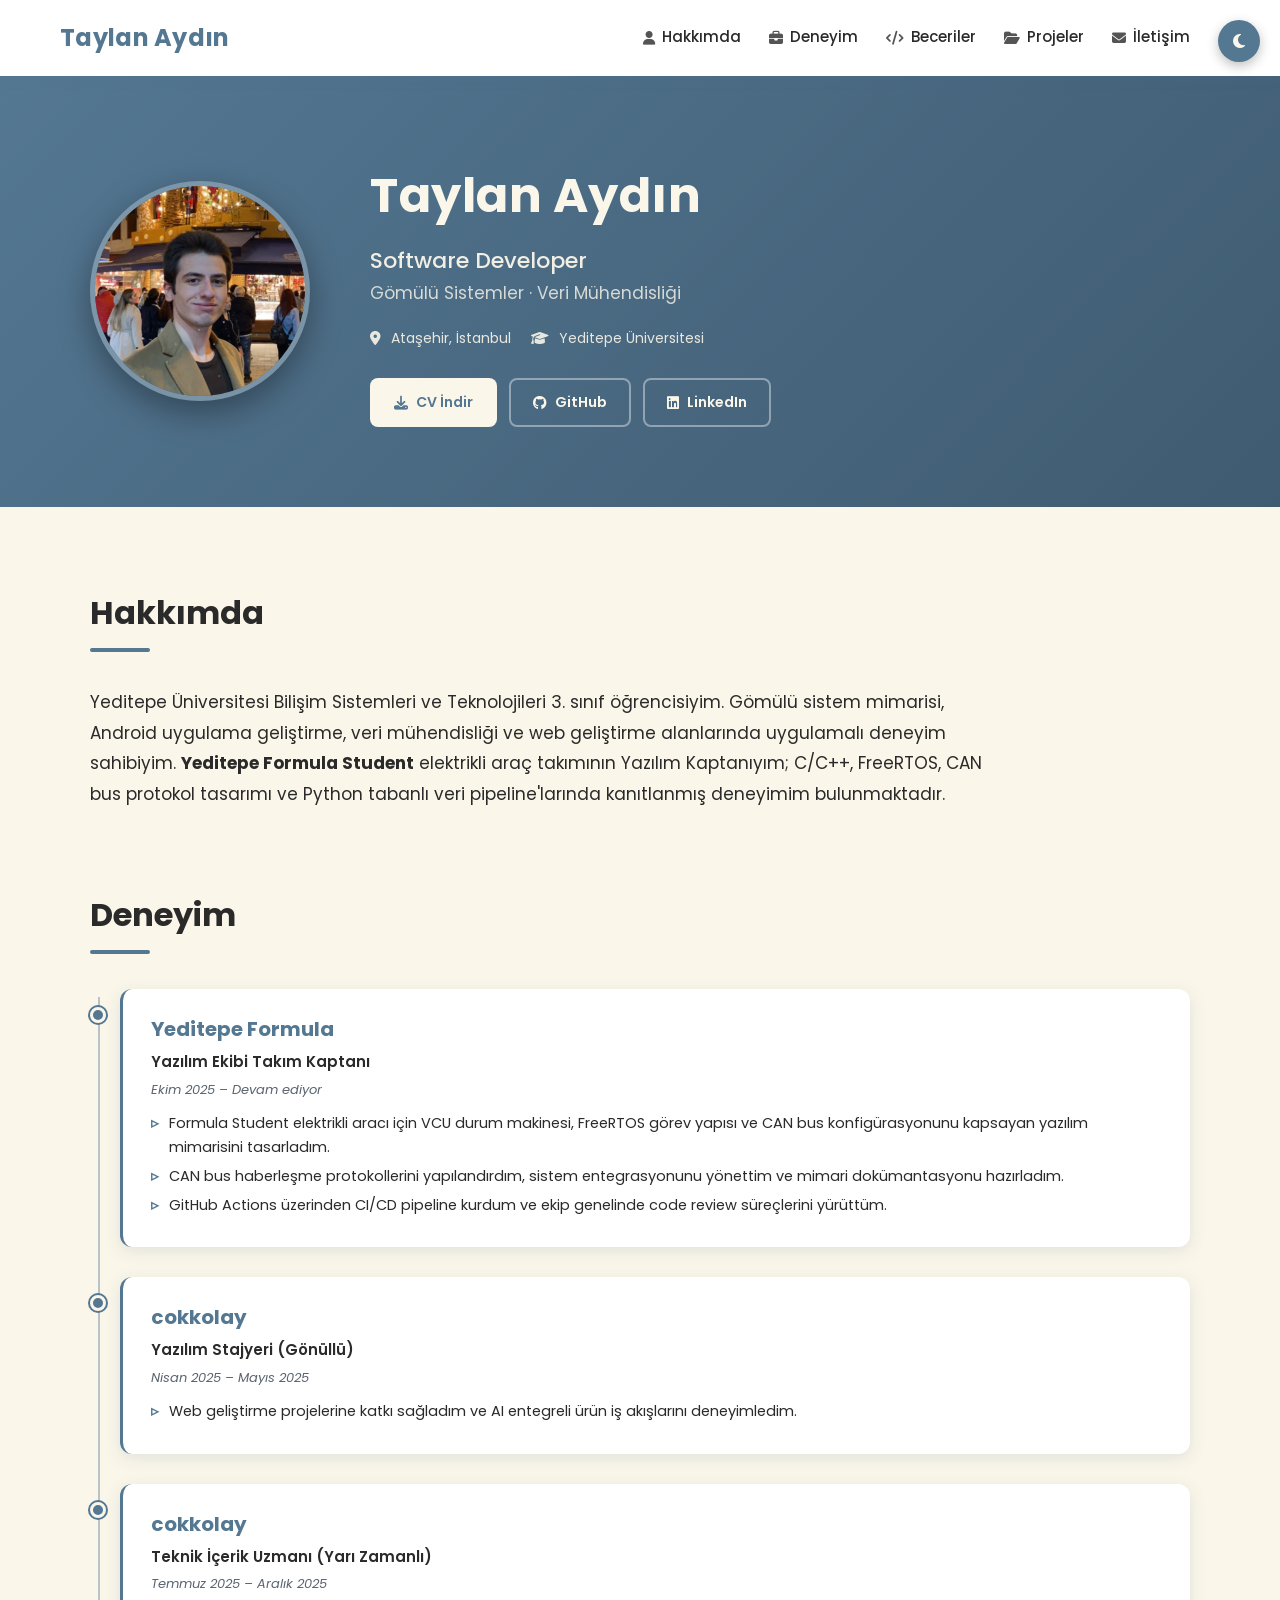
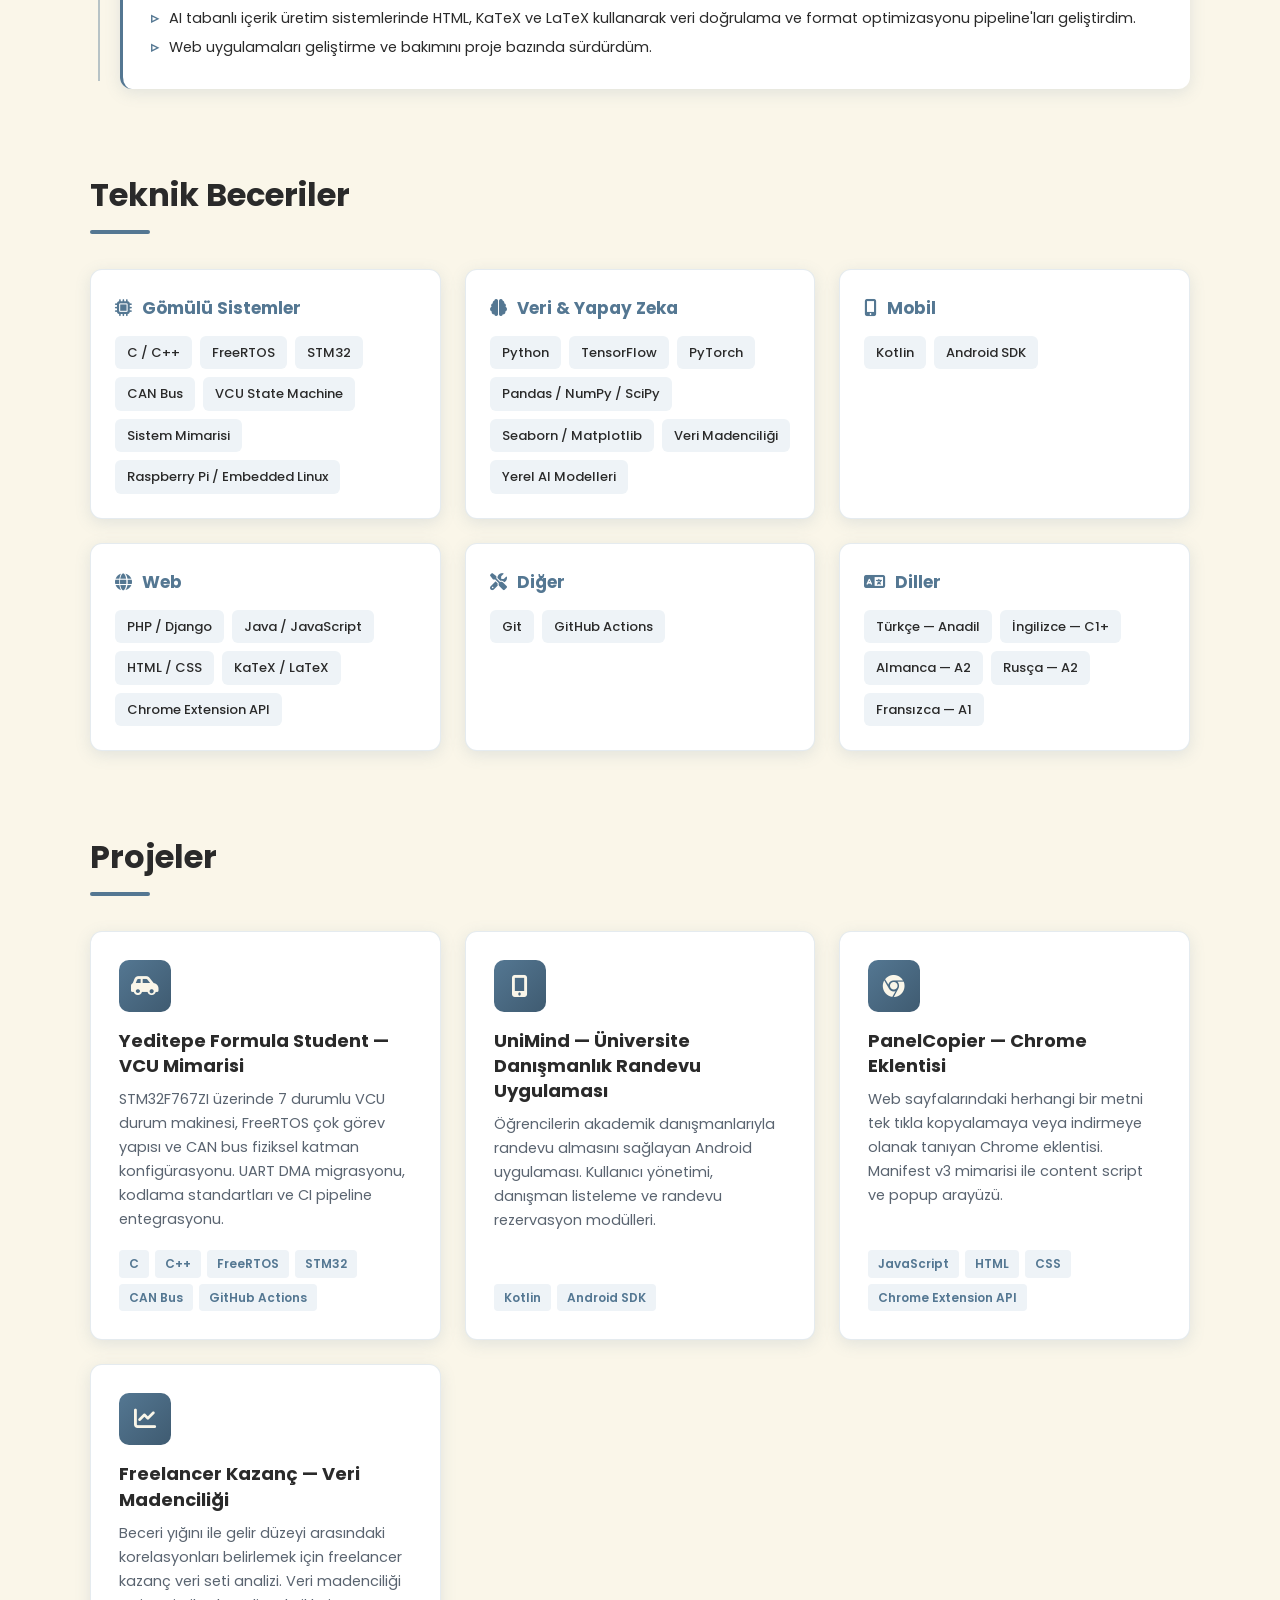
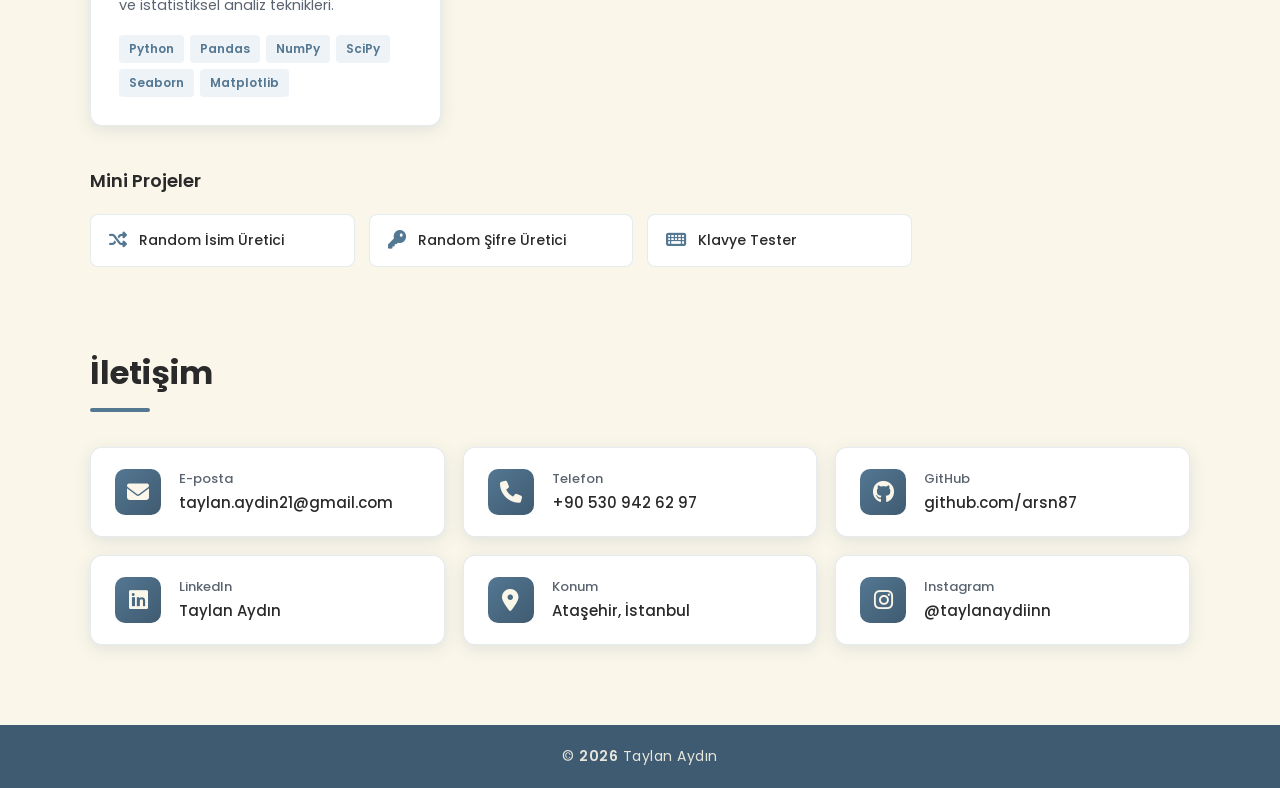
<file: index.html>
<!DOCTYPE html>
<html lang="tr">
<head>
    <meta charset="UTF-8">
    <meta name="viewport" content="width=device-width, initial-scale=1.0">
    <meta name="description" content="Taylan Aydın - Software Developer | Gömülü Sistemler & Veri Mühendisliği. Yeditepe Formula Yazılım Takım Kaptanı.">
    <meta name="keywords" content="Taylan Aydın, software developer, gömülü sistemler, STM32, FreeRTOS, CAN Bus, veri mühendisliği, Python, Yeditepe Formula">
    <meta property="og:title" content="Taylan Aydın - Software Developer">
    <meta property="og:description" content="Gömülü Sistemler & Veri Mühendisliği | Yeditepe Formula Yazılım Kaptanı">
    <meta property="og:type" content="website">
    <title>Taylan Aydın - Software Developer</title>
    <link rel="stylesheet" href="style.css">
    <link rel="stylesheet" href="https://cdnjs.cloudflare.com/ajax/libs/font-awesome/6.4.0/css/all.min.css">
    <link href="https://fonts.googleapis.com/css2?family=Poppins:wght@300;400;500;600;700&display=swap" rel="stylesheet">
</head>
<body>
    <div class="theme-toggle" title="Tema Değiştir">
        <i class="fas fa-moon"></i>
        <i class="fas fa-sun"></i>
    </div>

    <div class="cv-container">
        <header class="cv-header">
            <h1>Taylan Aydın</h1>
            <nav class="main-nav">
                <ul>
                    <li><a href="#hakkimda"><i class="fas fa-user"></i> Hakkımda</a></li>
                    <li><a href="#deneyim"><i class="fas fa-briefcase"></i> Deneyim</a></li>
                    <li><a href="#beceriler"><i class="fas fa-code"></i> Beceriler</a></li>
                    <li><a href="#projeler"><i class="fas fa-folder-open"></i> Projeler</a></li>
                    <li><a href="#iletisim"><i class="fas fa-envelope"></i> İletişim</a></li>
                </ul>
            </nav>
        </header>

        <section class="hero">
            <div class="hero-inner">
                <div class="hero-photo">
                    <img src="media/IMG_8518.JPG" alt="Taylan Aydın Profil Fotoğrafı">
                </div>
                <div class="hero-text">
                    <h2>Taylan Aydın</h2>
                    <p class="hero-title">Software Developer</p>
                    <p class="hero-subtitle">Gömülü Sistemler &middot; Veri Mühendisliği</p>
                    <div class="hero-meta">
                        <span><i class="fas fa-map-marker-alt"></i> Ataşehir, İstanbul</span>
                        <span><i class="fas fa-graduation-cap"></i> Yeditepe Üniversitesi</span>
                    </div>
                    <div class="hero-actions">
                        <a href="media/Taylan_Aydin_CV_TR.pdf" download class="btn btn-primary">
                            <i class="fas fa-download"></i> CV İndir
                        </a>
                        <a href="https://github.com/arsn87" target="_blank" rel="noopener" class="btn btn-ghost">
                            <i class="fab fa-github"></i> GitHub
                        </a>
                        <a href="https://www.linkedin.com/in/taylan-ayd%C4%B1n-a5a615300/" target="_blank" rel="noopener" class="btn btn-ghost">
                            <i class="fab fa-linkedin"></i> LinkedIn
                        </a>
                    </div>
                </div>
            </div>
        </section>

        <main class="main-content">
            <div class="content-wrapper">

                <section id="hakkimda" class="cv-section fade-in">
                    <h3>Hakkımda</h3>
                    <p class="about-text">
                        Yeditepe Üniversitesi Bilişim Sistemleri ve Teknolojileri 3. sınıf öğrencisiyim.
                        Gömülü sistem mimarisi, Android uygulama geliştirme, veri mühendisliği ve web geliştirme
                        alanlarında uygulamalı deneyim sahibiyim. <strong>Yeditepe Formula Student</strong> elektrikli
                        araç takımının Yazılım Kaptanıyım; C/C++, FreeRTOS, CAN bus protokol tasarımı ve Python
                        tabanlı veri pipeline'larında kanıtlanmış deneyimim bulunmaktadır.
                    </p>
                </section>

                <section id="deneyim" class="cv-section fade-in">
                    <h3>Deneyim</h3>
                    <div class="timeline">
                        <div class="timeline-item">
                            <div class="timeline-dot"></div>
                            <div class="timeline-content">
                                <h4>Yeditepe Formula</h4>
                                <p class="timeline-role">Yazılım Ekibi Takım Kaptanı</p>
                                <p class="timeline-date">Ekim 2025 – Devam ediyor</p>
                                <ul class="timeline-bullets">
                                    <li>Formula Student elektrikli aracı için VCU durum makinesi, FreeRTOS görev yapısı ve CAN bus konfigürasyonunu kapsayan yazılım mimarisini tasarladım.</li>
                                    <li>CAN bus haberleşme protokollerini yapılandırdım, sistem entegrasyonunu yönettim ve mimari dokümantasyonu hazırladım.</li>
                                    <li>GitHub Actions üzerinden CI/CD pipeline kurdum ve ekip genelinde code review süreçlerini yürüttüm.</li>
                                </ul>
                            </div>
                        </div>
                        <div class="timeline-item">
                            <div class="timeline-dot"></div>
                            <div class="timeline-content">
                                <h4>cokkolay</h4>
                                <p class="timeline-role">Yazılım Stajyeri (Gönüllü)</p>
                                <p class="timeline-date">Nisan 2025 – Mayıs 2025</p>
                                <ul class="timeline-bullets">
                                    <li>Web geliştirme projelerine katkı sağladım ve AI entegreli ürün iş akışlarını deneyimledim.</li>
                                </ul>
                            </div>
                        </div>
                        <div class="timeline-item">
                            <div class="timeline-dot"></div>
                            <div class="timeline-content">
                                <h4>cokkolay</h4>
                                <p class="timeline-role">Teknik İçerik Uzmanı (Yarı Zamanlı)</p>
                                <p class="timeline-date">Temmuz 2025 – Aralık 2025</p>
                                <ul class="timeline-bullets">
                                    <li>AI tabanlı içerik üretim sistemlerinde HTML, KaTeX ve LaTeX kullanarak veri doğrulama ve format optimizasyonu pipeline'ları geliştirdim.</li>
                                    <li>Web uygulamaları geliştirme ve bakımını proje bazında sürdürdüm.</li>
                                </ul>
                            </div>
                        </div>
                    </div>
                </section>

                <section id="beceriler" class="cv-section fade-in">
                    <h3>Teknik Beceriler</h3>
                    <div class="skills-grid">
                        <div class="skill-group">
                            <h4><i class="fas fa-microchip"></i> Gömülü Sistemler</h4>
                            <div class="skill-tags">
                                <span>C / C++</span>
                                <span>FreeRTOS</span>
                                <span>STM32</span>
                                <span>CAN Bus</span>
                                <span>VCU State Machine</span>
                                <span>Sistem Mimarisi</span>
                                <span>Raspberry Pi / Embedded Linux</span>
                            </div>
                        </div>
                        <div class="skill-group">
                            <h4><i class="fas fa-brain"></i> Veri & Yapay Zeka</h4>
                            <div class="skill-tags">
                                <span>Python</span>
                                <span>TensorFlow</span>
                                <span>PyTorch</span>
                                <span>Pandas / NumPy / SciPy</span>
                                <span>Seaborn / Matplotlib</span>
                                <span>Veri Madenciliği</span>
                                <span>Yerel AI Modelleri</span>
                            </div>
                        </div>
                        <div class="skill-group">
                            <h4><i class="fas fa-mobile-alt"></i> Mobil</h4>
                            <div class="skill-tags">
                                <span>Kotlin</span>
                                <span>Android SDK</span>
                            </div>
                        </div>
                        <div class="skill-group">
                            <h4><i class="fas fa-globe"></i> Web</h4>
                            <div class="skill-tags">
                                <span>PHP / Django</span>
                                <span>Java / JavaScript</span>
                                <span>HTML / CSS</span>
                                <span>KaTeX / LaTeX</span>
                                <span>Chrome Extension API</span>
                            </div>
                        </div>
                        <div class="skill-group">
                            <h4><i class="fas fa-tools"></i> Diğer</h4>
                            <div class="skill-tags">
                                <span>Git</span>
                                <span>GitHub Actions</span>
                            </div>
                        </div>
                        <div class="skill-group">
                            <h4><i class="fas fa-language"></i> Diller</h4>
                            <div class="skill-tags">
                                <span>Türkçe — Anadil</span>
                                <span>İngilizce — C1+</span>
                                <span>Almanca — A2</span>
                                <span>Rusça — A2</span>
                                <span>Fransızca — A1</span>
                            </div>
                        </div>
                    </div>
                </section>

                <section id="projeler" class="cv-section fade-in">
                    <h3>Projeler</h3>
                    <div class="project-grid">

                        <article class="project-card">
                            <div class="project-icon"><i class="fas fa-car-side"></i></div>
                            <h4>Yeditepe Formula Student — VCU Mimarisi</h4>
                            <p>STM32F767ZI üzerinde 7 durumlu VCU durum makinesi, FreeRTOS çok görev yapısı ve CAN bus fiziksel katman konfigürasyonu. UART DMA migrasyonu, kodlama standartları ve CI pipeline entegrasyonu.</p>
                            <div class="project-stack">
                                <span>C</span><span>C++</span><span>FreeRTOS</span><span>STM32</span><span>CAN Bus</span><span>GitHub Actions</span>
                            </div>
                        </article>

                        <article class="project-card">
                            <div class="project-icon"><i class="fas fa-mobile-alt"></i></div>
                            <h4>UniMind — Üniversite Danışmanlık Randevu Uygulaması</h4>
                            <p>Öğrencilerin akademik danışmanlarıyla randevu almasını sağlayan Android uygulaması. Kullanıcı yönetimi, danışman listeleme ve randevu rezervasyon modülleri.</p>
                            <div class="project-stack">
                                <span>Kotlin</span><span>Android SDK</span>
                            </div>
                        </article>

                        <article class="project-card">
                            <div class="project-icon"><i class="fab fa-chrome"></i></div>
                            <h4>PanelCopier — Chrome Eklentisi</h4>
                            <p>Web sayfalarındaki herhangi bir metni tek tıkla kopyalamaya veya indirmeye olanak tanıyan Chrome eklentisi. Manifest v3 mimarisi ile content script ve popup arayüzü.</p>
                            <div class="project-stack">
                                <span>JavaScript</span><span>HTML</span><span>CSS</span><span>Chrome Extension API</span>
                            </div>
                        </article>

                        <article class="project-card">
                            <div class="project-icon"><i class="fas fa-chart-line"></i></div>
                            <h4>Freelancer Kazanç — Veri Madenciliği</h4>
                            <p>Beceri yığını ile gelir düzeyi arasındaki korelasyonları belirlemek için freelancer kazanç veri seti analizi. Veri madenciliği ve istatistiksel analiz teknikleri.</p>
                            <div class="project-stack">
                                <span>Python</span><span>Pandas</span><span>NumPy</span><span>SciPy</span><span>Seaborn</span><span>Matplotlib</span>
                            </div>
                        </article>

                    </div>

                    <h4 class="mini-projects-heading">Mini Projeler</h4>
                    <div class="mini-project-grid">
                        <a href="https://random-isim.web.app/" target="_blank" rel="noopener" class="mini-project">
                            <i class="fas fa-random"></i>
                            <span>Random İsim Üretici</span>
                        </a>
                        <a href="https://random-sifre.web.app/" target="_blank" rel="noopener" class="mini-project">
                            <i class="fas fa-key"></i>
                            <span>Random Şifre Üretici</span>
                        </a>
                        <a href="https://klavye-tester.web.app/" target="_blank" rel="noopener" class="mini-project">
                            <i class="fas fa-keyboard"></i>
                            <span>Klavye Tester</span>
                        </a>
                    </div>
                </section>

                <section id="iletisim" class="cv-section fade-in">
                    <h3>İletişim</h3>
                    <div class="contact-grid">
                        <a href="mailto:taylan.aydin21@gmail.com" class="contact-card">
                            <i class="fas fa-envelope"></i>
                            <div>
                                <strong>E-posta</strong>
                                <span>taylan.aydin21@gmail.com</span>
                            </div>
                        </a>
                        <a href="tel:+905309426297" class="contact-card">
                            <i class="fas fa-phone"></i>
                            <div>
                                <strong>Telefon</strong>
                                <span>+90 530 942 62 97</span>
                            </div>
                        </a>
                        <a href="https://github.com/arsn87" target="_blank" rel="noopener" class="contact-card">
                            <i class="fab fa-github"></i>
                            <div>
                                <strong>GitHub</strong>
                                <span>github.com/arsn87</span>
                            </div>
                        </a>
                        <a href="https://www.linkedin.com/in/taylan-ayd%C4%B1n-a5a615300/" target="_blank" rel="noopener" class="contact-card">
                            <i class="fab fa-linkedin"></i>
                            <div>
                                <strong>LinkedIn</strong>
                                <span>Taylan Aydın</span>
                            </div>
                        </a>
                        <div class="contact-card">
                            <i class="fas fa-map-marker-alt"></i>
                            <div>
                                <strong>Konum</strong>
                                <span>Ataşehir, İstanbul</span>
                            </div>
                        </div>
                        <a href="https://www.instagram.com/taylanaydiinn/" target="_blank" rel="noopener" class="contact-card">
                            <i class="fab fa-instagram"></i>
                            <div>
                                <strong>Instagram</strong>
                                <span>@taylanaydiinn</span>
                            </div>
                        </a>
                    </div>
                </section>

            </div>
        </main>

        <footer class="cv-footer">
            <p>&copy; <span id="current-year">2025</span> Taylan Aydın</p>
        </footer>
    </div>

    <script src="script.js"></script>
</body>
</html>
</file>
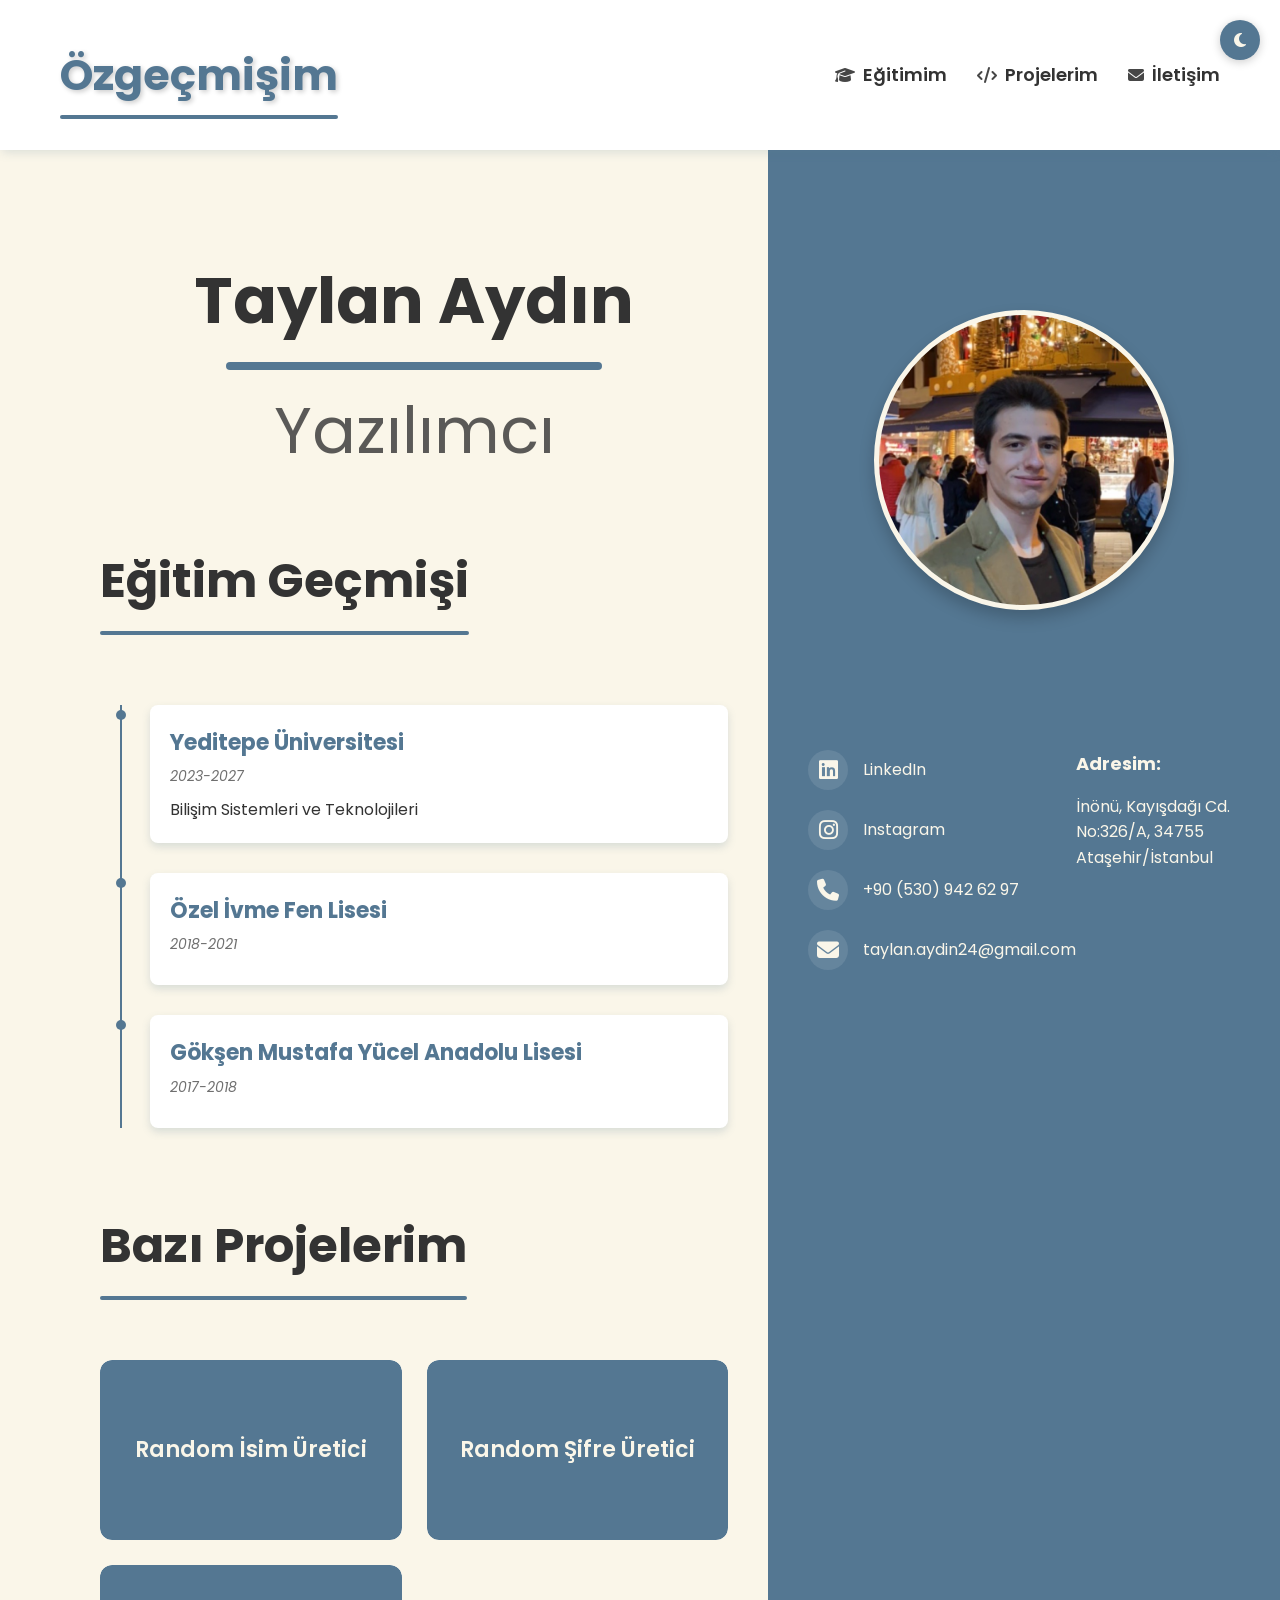
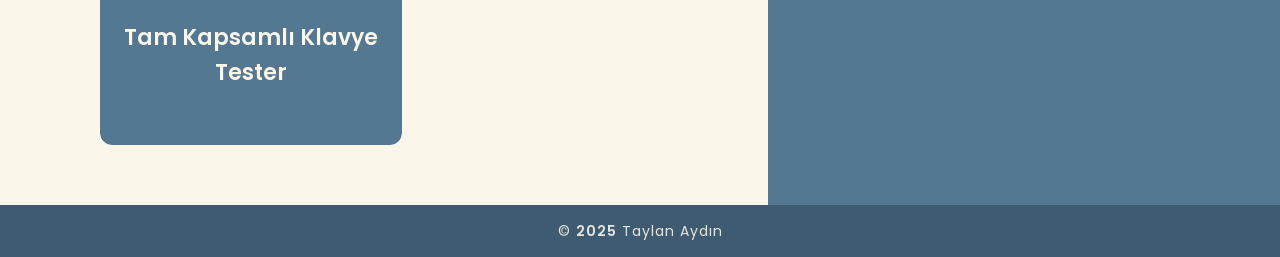
<file: public/index.html>
<!DOCTYPE html>
<html lang="tr">
<head>
    <meta charset="UTF-8">
    <meta name="viewport" content="width=device-width, initial-scale=1.0">
    <meta name="description" content="Taylan Aydın - Yazılımcı - Özgeçmiş ve Kişisel Web Sitesi">
    <title>Taylan Aydın - Özgeçmişim</title>
    <link rel="stylesheet" href="style.css">
    <link rel="stylesheet" href="https://cdnjs.cloudflare.com/ajax/libs/font-awesome/6.4.0/css/all.min.css">
    <link href="https://fonts.googleapis.com/css2?family=Poppins:wght@300;400;500;600;700&display=swap" rel="stylesheet">
</head>
<body>
    <div class="theme-toggle" title="Tema Değiştir">
        <i class="fas fa-moon"></i>
        <i class="fas fa-sun"></i>
    </div>

    <div class="cv-container">
        <header class="cv-header">
            <h1>Özgeçmişim</h1>
            <nav class="main-nav">
                <ul>
                    <li><a href="#egitim"><i class="fas fa-graduation-cap"></i> Eğitimim</a></li>
                    <li><a href="#deneyim"><i class="fas fa-code"></i> Projelerim</a></li>
                    <li><a href="#iletisim"><i class="fas fa-envelope"></i> İletişim</a></li>
                </ul>
            </nav>
        </header>

        <main class="main-content">
            <section class="left-column">
                <div class="content-wrapper">
                    <div class="name-section" data-aos="fade-up">
                        <h2>Taylan Aydın</h2>
                        <hr class="name-underline">
                        <p class="title">Yazılımcı</p>
                    </div>

                    <div id="egitim" class="cv-section" data-aos="fade-up">

                        <h3>Eğitim Geçmişi</h3>
                        <div class="timeline">
                            <div class="timeline-item">
                                <div class="timeline-dot"></div>
                                <div class="timeline-content">
                                    <h4>Yeditepe Üniversitesi</h4>
                                    <p class="timeline-date">2023-2027</p>
                                    <p>Bilişim Sistemleri ve Teknolojileri</p>
                                </div>
                            </div>
                            <div class="timeline-item">
                                <div class="timeline-dot"></div>
                                <div class="timeline-content">
                                    <h4>Özel İvme Fen Lisesi</h4>
                                    <p class="timeline-date">2018-2021</p>
                                </div>
                            </div>

                            <div class="timeline-item">
                                <div class="timeline-dot"></div>
                                <div class="timeline-content">
                                    <h4>Gökşen Mustafa Yücel Anadolu Lisesi</h4>
                                    <p class="timeline-date">2017-2018</p>
                                </div>

                            </div>
                        </div>
                    </div>

                    <div id="deneyim" class="cv-section">
                        <h3>Bazı Projelerim</h3>

                        <div class="experience-cards">
                            <a href="https://random-isim.web.app/" target="_blank" class="project-link" title="Random İsim Üretici Projesini Ziyaret Et">
                                <div class="experience-card">
                                    <div class="card-header">
                                        <h4>Random İsim Üretici</h4>
                                    </div>
                                </div>
                            </a>
                            
                            <a href="https://random-sifre-projesi.web.app/" target="_blank" class="project-link" title="Random Şifre Üretici Projesini Ziyaret Et">
                                <div class="experience-card">
                                    <div class="card-header">
                                        <h4>Random Şifre Üretici</h4>
                                    </div>
                                </div>
                            </a>

                            <a href="https://klavye-tester.web.app/" target="_blank" class="project-link" title="Klavye Tester Projesini Ziyaret Et">
                                <div class="experience-card">
                                    <div class="card-header">
                                        <h4>Tam Kapsamlı Klavye Tester</h4>
                                    </div>
                                </div>
                            </a>

                        </div>
                    </div>
                </div>
            </section>

            <section class="right-column">
                <div class="photo-area">
                    <img src="media/IMG_8518.JPG" alt="Taylan Aydın Profil Fotoğrafı">
                </div>
                <div id="iletisim" class="contact-info" data-aos="fade-left">
                    <div class="contact-left">
                        <a href="https://www.linkedin.com/in/taylan-ayd%C4%B1n-a5a615300/" target="_blank" class="contact-item social-link" title="LinkedIn Profilim">
                            <i class="fab fa-linkedin"></i>
                            <span>LinkedIn</span>
                        </a>
                        <a href="https://www.instagram.com/taylanaydiinn/" target="_blank" class="contact-item social-link" title="Instagram Profilim">
                            <i class="fab fa-instagram"></i>
                            <span>Instagram</span>
                        </a>
                        <div class="contact-item">
                            <i class="fas fa-phone"></i>
                            <span>+90 (530) 942 62 97</span>
                        </div>
                        <div class="contact-item">
                            <i class="fas fa-envelope"></i>
                            <span>taylan.aydin24@gmail.com</span>
                        </div>
                    </div>
                    <div class="contact-right">
                        <p><strong>Adresim:</strong></p>
                        <p>İnönü, Kayışdağı Cd. No:326/A, 34755 Ataşehir/İstanbul</p>
                    </div>
                </div>
            </section>
        </main>
        
        <footer class="cv-footer">
            <p>&copy; <span id="current-year">2025</span> Taylan Aydın</p>
        </footer>
    </div>

    <script src="https://unpkg.com/aos@next/dist/aos.js"></script>
    <script src="script.js"></script>
</body>
</html>
</file>
<file: style.css>
* {
    margin: 0;
    padding: 0;
    box-sizing: border-box;
}

:root {
    --primary-bg: #FAF6E9;
    --secondary-bg: #547792;
    --text-color: #2a2a2a;
    --muted-text: #5a6470;
    --accent-color: #547792;
    --accent-hover: #3f5b71;
    --light-text: #FAF6E9;
    --card-bg: #ffffff;
    --tag-bg: #eef3f7;
    --shadow-color: rgba(84, 119, 146, 0.15);
    --shadow-strong: rgba(84, 119, 146, 0.25);
    --border-color: rgba(84, 119, 146, 0.15);
    --transition-speed: 0.3s;
    --footer-bg: #3f5b71;
    --footer-text: #FAF6E9;
}

@media (prefers-color-scheme: dark) {
    :root {
        --primary-bg: #1E2A38;
        --secondary-bg: #283C4F;
        --text-color: #E8ECF1;
        --muted-text: #a5b3c4;
        --accent-color: #68A4D8;
        --accent-hover: #87bce4;
        --light-text: #E8ECF1;
        --card-bg: #243142;
        --tag-bg: #2d3e52;
        --shadow-color: rgba(0, 0, 0, 0.4);
        --shadow-strong: rgba(0, 0, 0, 0.55);
        --border-color: rgba(255, 255, 255, 0.08);
        --footer-bg: #1a2532;
    }
}

[data-theme="light"] {
    --primary-bg: #FAF6E9;
    --secondary-bg: #547792;
    --text-color: #2a2a2a;
    --muted-text: #5a6470;
    --accent-color: #547792;
    --accent-hover: #3f5b71;
    --light-text: #FAF6E9;
    --card-bg: #ffffff;
    --tag-bg: #eef3f7;
    --shadow-color: rgba(84, 119, 146, 0.15);
    --shadow-strong: rgba(84, 119, 146, 0.25);
    --border-color: rgba(84, 119, 146, 0.15);
    --footer-bg: #3f5b71;
    --footer-text: #FAF6E9;
}

[data-theme="dark"] {
    --primary-bg: #1E2A38;
    --secondary-bg: #283C4F;
    --text-color: #E8ECF1;
    --muted-text: #a5b3c4;
    --accent-color: #68A4D8;
    --accent-hover: #87bce4;
    --light-text: #E8ECF1;
    --card-bg: #243142;
    --tag-bg: #2d3e52;
    --shadow-color: rgba(0, 0, 0, 0.4);
    --shadow-strong: rgba(0, 0, 0, 0.55);
    --border-color: rgba(255, 255, 255, 0.08);
    --footer-bg: #1a2532;
}

html { scroll-behavior: smooth; }

body {
    font-family: 'Poppins', 'Segoe UI', Tahoma, sans-serif;
    line-height: 1.65;
    color: var(--text-color);
    min-height: 100vh;
    background-color: var(--primary-bg);
    transition: background-color var(--transition-speed) ease;
}

.cv-container {
    max-width: 100%;
    display: flex;
    flex-direction: column;
    min-height: 100vh;
}

/* Theme Toggle */
.theme-toggle {
    position: fixed;
    top: 20px;
    right: 20px;
    z-index: 1000;
    background-color: var(--accent-color);
    color: var(--light-text);
    border-radius: 50%;
    width: 42px;
    height: 42px;
    display: flex;
    align-items: center;
    justify-content: center;
    cursor: pointer;
    box-shadow: 0 4px 12px rgba(0, 0, 0, 0.25);
    transition: transform var(--transition-speed) ease;
}
.theme-toggle:hover { transform: scale(1.1); }
.theme-toggle .fa-sun { display: none; }
@media (prefers-color-scheme: dark) {
    .theme-toggle .fa-moon { display: none; }
    .theme-toggle .fa-sun { display: block; }
}
[data-theme="light"] .theme-toggle .fa-moon { display: block; }
[data-theme="light"] .theme-toggle .fa-sun { display: none; }
[data-theme="dark"] .theme-toggle .fa-moon { display: none; }
[data-theme="dark"] .theme-toggle .fa-sun { display: block; }

/* Header / Nav */
.cv-header {
    background-color: var(--card-bg);
    position: sticky;
    top: 0;
    z-index: 10;
    box-shadow: 0 2px 12px var(--shadow-color);
    display: flex;
    justify-content: space-between;
    align-items: center;
    padding: 18px 90px 18px 60px;
    transition: background-color var(--transition-speed) ease;
}

.cv-header h1 {
    font-size: 24px;
    font-weight: 700;
    color: var(--accent-color);
    letter-spacing: 0.3px;
}

.main-nav ul {
    display: flex;
    list-style: none;
    gap: 28px;
}
.main-nav a {
    text-decoration: none;
    color: var(--text-color);
    font-weight: 500;
    font-size: 15px;
    position: relative;
    transition: color var(--transition-speed) ease;
    display: flex;
    align-items: center;
    gap: 7px;
}
.main-nav a i { font-size: 14px; opacity: 0.8; }
.main-nav a::after {
    content: '';
    position: absolute;
    bottom: -6px;
    left: 0;
    width: 0;
    height: 2px;
    background-color: var(--accent-color);
    transition: width var(--transition-speed) ease;
}
.main-nav a:hover,
.main-nav a.active { color: var(--accent-color); }
.main-nav a:hover::after,
.main-nav a.active::after { width: 100%; }

/* Hero */
.hero {
    background: linear-gradient(135deg, var(--accent-color), var(--accent-hover));
    color: var(--light-text);
    padding: 80px 60px;
}
.hero-inner {
    max-width: 1100px;
    margin: 0 auto;
    display: flex;
    align-items: center;
    gap: 60px;
}
.hero-photo {
    flex-shrink: 0;
    width: 220px;
    height: 220px;
    border-radius: 50%;
    overflow: hidden;
    border: 5px solid rgba(255, 255, 255, 0.25);
    box-shadow: 0 12px 32px rgba(0, 0, 0, 0.35);
}
.hero-photo img { width: 100%; height: 100%; object-fit: cover; display: block; }

.hero-text h2 {
    font-size: 48px;
    font-weight: 700;
    margin-bottom: 8px;
    letter-spacing: 0.5px;
}
.hero-title {
    font-size: 22px;
    font-weight: 500;
    opacity: 0.95;
}
.hero-subtitle {
    font-size: 17px;
    opacity: 0.8;
    margin-bottom: 20px;
}
.hero-meta {
    display: flex;
    flex-wrap: wrap;
    gap: 20px;
    margin-bottom: 28px;
    font-size: 14px;
    opacity: 0.9;
}
.hero-meta i { margin-right: 6px; }

.hero-actions {
    display: flex;
    flex-wrap: wrap;
    gap: 12px;
}
.btn {
    display: inline-flex;
    align-items: center;
    gap: 8px;
    padding: 11px 22px;
    border-radius: 8px;
    font-size: 14px;
    font-weight: 600;
    text-decoration: none;
    transition: all var(--transition-speed) ease;
    border: 2px solid transparent;
}
.btn-primary {
    background-color: var(--light-text);
    color: var(--accent-color);
}
.btn-primary:hover {
    transform: translateY(-2px);
    box-shadow: 0 8px 20px rgba(0, 0, 0, 0.3);
}
.btn-ghost {
    background-color: transparent;
    color: var(--light-text);
    border-color: rgba(255, 255, 255, 0.4);
}
.btn-ghost:hover {
    background-color: rgba(255, 255, 255, 0.15);
    transform: translateY(-2px);
}

/* Main */
.main-content {
    flex: 1;
    padding: 80px 60px;
}
.content-wrapper {
    max-width: 1100px;
    margin: 0 auto;
}

.cv-section { margin-bottom: 80px; }
.cv-section:last-child { margin-bottom: 0; }

.cv-section h3 {
    font-size: 32px;
    color: var(--text-color);
    font-weight: 700;
    margin-bottom: 35px;
    position: relative;
    display: inline-block;
    padding-bottom: 12px;
}
.cv-section h3::after {
    content: '';
    position: absolute;
    bottom: 0;
    left: 0;
    width: 60px;
    height: 4px;
    background-color: var(--accent-color);
    border-radius: 2px;
}

/* About */
.about-text {
    font-size: 17px;
    line-height: 1.8;
    color: var(--text-color);
    max-width: 900px;
}

/* Timeline */
.timeline {
    position: relative;
    padding-left: 30px;
}
.timeline::before {
    content: '';
    position: absolute;
    top: 8px;
    left: 8px;
    height: calc(100% - 16px);
    width: 2px;
    background-color: var(--accent-color);
    opacity: 0.4;
}
.timeline-item {
    position: relative;
    margin-bottom: 30px;
}
.timeline-item:last-child { margin-bottom: 0; }
.timeline-dot {
    position: absolute;
    left: -30px;
    top: 18px;
    width: 16px;
    height: 16px;
    border-radius: 50%;
    background-color: var(--accent-color);
    border: 3px solid var(--primary-bg);
    box-shadow: 0 0 0 2px var(--accent-color);
}
.timeline-content {
    background-color: var(--card-bg);
    padding: 24px 28px;
    border-radius: 12px;
    box-shadow: 0 4px 16px var(--shadow-color);
    border-left: 3px solid var(--accent-color);
    transition: transform var(--transition-speed) ease, box-shadow var(--transition-speed) ease;
}
.timeline-content:hover {
    transform: translateX(4px);
    box-shadow: 0 8px 24px var(--shadow-strong);
}
.timeline-content h4 {
    font-size: 20px;
    color: var(--accent-color);
    margin-bottom: 4px;
}
.timeline-role {
    font-size: 15px;
    font-weight: 600;
    color: var(--text-color);
    margin-bottom: 4px;
}
.timeline-date {
    font-size: 13px;
    color: var(--muted-text);
    font-style: italic;
    margin-bottom: 12px;
}
.timeline-bullets {
    list-style: none;
    padding: 0;
}
.timeline-bullets li {
    position: relative;
    padding-left: 18px;
    margin-bottom: 6px;
    font-size: 14.5px;
    color: var(--text-color);
    line-height: 1.6;
}
.timeline-bullets li::before {
    content: '▹';
    position: absolute;
    left: 0;
    color: var(--accent-color);
    font-weight: bold;
}

/* Skills */
.skills-grid {
    display: grid;
    grid-template-columns: repeat(auto-fit, minmax(320px, 1fr));
    gap: 24px;
}
.skill-group {
    background-color: var(--card-bg);
    padding: 24px;
    border-radius: 12px;
    box-shadow: 0 4px 16px var(--shadow-color);
    border: 1px solid var(--border-color);
    transition: transform var(--transition-speed) ease;
}
.skill-group:hover { transform: translateY(-3px); }
.skill-group h4 {
    font-size: 17px;
    color: var(--accent-color);
    margin-bottom: 14px;
    display: flex;
    align-items: center;
    gap: 10px;
}
.skill-tags {
    display: flex;
    flex-wrap: wrap;
    gap: 8px;
}
.skill-tags span {
    background-color: var(--tag-bg);
    color: var(--text-color);
    padding: 6px 12px;
    border-radius: 6px;
    font-size: 13px;
    font-weight: 500;
}

/* Projects */
.project-grid {
    display: grid;
    grid-template-columns: repeat(auto-fit, minmax(340px, 1fr));
    gap: 24px;
}
.project-card {
    background-color: var(--card-bg);
    padding: 28px;
    border-radius: 12px;
    box-shadow: 0 4px 16px var(--shadow-color);
    border: 1px solid var(--border-color);
    transition: transform var(--transition-speed) ease, box-shadow var(--transition-speed) ease;
    display: flex;
    flex-direction: column;
}
.project-card:hover {
    transform: translateY(-6px);
    box-shadow: 0 16px 32px var(--shadow-strong);
}
.project-icon {
    width: 52px;
    height: 52px;
    border-radius: 10px;
    background: linear-gradient(135deg, var(--accent-color), var(--accent-hover));
    color: var(--light-text);
    display: flex;
    align-items: center;
    justify-content: center;
    font-size: 22px;
    margin-bottom: 16px;
}
.project-card h4 {
    font-size: 18px;
    color: var(--text-color);
    margin-bottom: 10px;
    line-height: 1.4;
}
.project-card p {
    font-size: 14.5px;
    color: var(--muted-text);
    line-height: 1.65;
    margin-bottom: 18px;
    flex: 1;
}
.project-stack {
    display: flex;
    flex-wrap: wrap;
    gap: 6px;
}
.project-stack span {
    background-color: var(--tag-bg);
    color: var(--accent-color);
    padding: 4px 10px;
    border-radius: 4px;
    font-size: 12px;
    font-weight: 600;
}

.mini-projects-heading {
    font-size: 18px;
    color: var(--text-color);
    margin: 40px 0 18px;
    font-weight: 600;
}
.mini-project-grid {
    display: grid;
    grid-template-columns: repeat(auto-fill, minmax(220px, 1fr));
    gap: 14px;
}
.mini-project {
    display: flex;
    align-items: center;
    gap: 12px;
    padding: 14px 18px;
    background-color: var(--card-bg);
    border: 1px solid var(--border-color);
    border-radius: 8px;
    text-decoration: none;
    color: var(--text-color);
    font-size: 14px;
    font-weight: 500;
    transition: all var(--transition-speed) ease;
}
.mini-project i {
    color: var(--accent-color);
    font-size: 18px;
}
.mini-project:hover {
    transform: translateY(-3px);
    border-color: var(--accent-color);
    box-shadow: 0 6px 16px var(--shadow-color);
}

/* Contact */
.contact-grid {
    display: grid;
    grid-template-columns: repeat(auto-fit, minmax(280px, 1fr));
    gap: 18px;
}
.contact-card {
    display: flex;
    align-items: center;
    gap: 18px;
    padding: 20px 24px;
    background-color: var(--card-bg);
    border-radius: 12px;
    box-shadow: 0 4px 16px var(--shadow-color);
    border: 1px solid var(--border-color);
    text-decoration: none;
    color: var(--text-color);
    transition: all var(--transition-speed) ease;
}
.contact-card:hover {
    transform: translateY(-3px);
    box-shadow: 0 12px 24px var(--shadow-strong);
    border-color: var(--accent-color);
}
.contact-card > i {
    font-size: 22px;
    width: 46px;
    height: 46px;
    border-radius: 10px;
    background: linear-gradient(135deg, var(--accent-color), var(--accent-hover));
    color: var(--light-text);
    display: flex;
    align-items: center;
    justify-content: center;
    flex-shrink: 0;
}
.contact-card > div {
    display: flex;
    flex-direction: column;
    min-width: 0;
}
.contact-card strong {
    font-size: 13px;
    color: var(--muted-text);
    font-weight: 500;
    margin-bottom: 2px;
}
.contact-card span {
    font-size: 15px;
    color: var(--text-color);
    font-weight: 500;
    overflow: hidden;
    text-overflow: ellipsis;
    white-space: nowrap;
}

/* Footer */
.cv-footer {
    background-color: var(--footer-bg);
    color: var(--footer-text);
    text-align: center;
    padding: 20px;
    font-size: 14px;
    margin-top: auto;
    letter-spacing: 0.5px;
}
.cv-footer p { opacity: 0.9; }
#current-year { font-weight: 600; }

/* Fade-in */
.fade-in {
    opacity: 0;
    transform: translateY(20px);
    transition: opacity 0.6s ease-out, transform 0.6s ease-out;
}
.fade-in.visible {
    opacity: 1;
    transform: translateY(0);
}

/* Responsive */
@media (max-width: 900px) {
    .cv-header {
        padding: 14px 24px;
        flex-direction: column;
        gap: 14px;
    }
    .main-nav ul { gap: 16px; flex-wrap: wrap; justify-content: center; }
    .main-nav a { font-size: 14px; }

    .hero { padding: 60px 24px; }
    .hero-inner { flex-direction: column; text-align: center; gap: 30px; }
    .hero-photo { width: 180px; height: 180px; }
    .hero-text h2 { font-size: 36px; }
    .hero-title { font-size: 18px; }
    .hero-meta { justify-content: center; }
    .hero-actions { justify-content: center; }

    .main-content { padding: 60px 24px; }
    .cv-section h3 { font-size: 26px; }
    .cv-section { margin-bottom: 60px; }
}

@media (max-width: 600px) {
    .cv-header h1 { font-size: 20px; }
    .main-nav ul { gap: 10px 14px; }
    .main-nav a span { display: none; }
    .main-nav a { font-size: 18px; padding: 4px; }
    .main-nav a i { font-size: 18px; }

    .hero-text h2 { font-size: 30px; }
    .hero-meta { flex-direction: column; gap: 8px; }
    .btn { padding: 10px 16px; font-size: 13px; }

    .cv-section h3 { font-size: 22px; }
    .about-text { font-size: 15px; }

    .timeline { padding-left: 24px; }
    .timeline-content { padding: 18px 20px; }
    .timeline-dot { left: -24px; }

    .skill-group, .project-card { padding: 20px; }
    .contact-card { padding: 16px 18px; }
}
</file>
<file: public/style.css>
* {
    margin: 0;
    padding: 0;
    box-sizing: border-box;
}

:root {
    --primary-bg: #FAF6E9;
    --secondary-bg: #547792;
    --text-color: #333;
    --accent-color: #547792;
    --light-text: #FAF6E9;
    --card-bg: #ffffff;
    --shadow-color: rgba(84, 119, 146, 0.2);
    --transition-speed: 0.3s;
    --project-card-bg: #ffffff;
    --project-card-shadow: 0 8px 16px rgba(84, 119, 146, 0.3);
    --project-card-hover-transform: translateY(-8px) scale(1.02);
    --footer-bg: #3f5b71;
    --footer-text: #FAF6E9;
}

.dark-theme {
    --primary-bg: #1E2A38;
    --secondary-bg: #283C4F;
    --text-color: #E1E1E1;
    --accent-color: #68A4D8;
    --light-text: #E1E1E1;
    --card-bg: #243142;
    --shadow-color: rgba(0, 0, 0, 0.4);
    --project-card-bg: #283C4F;
    --project-card-shadow: 0 8px 16px rgba(0, 0, 0, 0.5);
    --footer-bg: #1a2532;
}

body {
    font-family: 'Poppins', 'Segoe UI', Tahoma, Geneva, Verdana, sans-serif;
    line-height: 1.6;
    color: var(--text-color);
    position: relative;
    min-height: 100vh;
    background-color: var(--primary-bg);
    transition: background-color var(--transition-speed) ease;
}

.cv-container {
    max-width: 100%;
    margin: 0 auto;
    display: flex;
    flex-direction: column;
    min-height: 100vh;
}


.theme-toggle {
    position: fixed;
    top: 20px;
    right: 20px;
    z-index: 1000;
    background-color: var(--secondary-bg);
    color: var(--light-text);
    border-radius: 50%;
    width: 40px;
    height: 40px;
    display: flex;
    align-items: center;
    justify-content: center;
    cursor: pointer;
    box-shadow: 0 2px 10px rgba(0, 0, 0, 0.2);
    transition: all var(--transition-speed) ease;
}

.theme-toggle:hover {
    transform: scale(1.1);
}

.theme-toggle .fa-sun {
    display: none;
}

.dark-theme .theme-toggle .fa-moon {
    display: none;
}

.dark-theme .theme-toggle .fa-sun {
    display: block;
}


.cv-header {
    height: 150px;
    background-color: var(--card-bg);
    position: sticky;
    top: 0;
    z-index: 10;
    box-shadow: 0 4px 10px -2px var(--shadow-color);
    display: flex;
    justify-content: space-between;
    align-items: center;
    padding: 0 60px;
    transition: all var(--transition-speed) ease;
}

.cv-header h1 {
    font-size: 43px;
    font-weight: bold;
    color: var(--accent-color);
    text-shadow: 2px 2px 5px rgba(0, 0, 0, 0.2);
    transition: color var(--transition-speed) ease;
    position: relative;
}

.cv-header h1::after {
    content: '';
    position: absolute;
    bottom: -10px;
    left: 0;
    width: 100%;
    height: 4px;
    background-color: var(--accent-color);
    border-radius: 2px;
}


.main-nav ul {
    display: flex;
    list-style: none;
    gap: 30px;
}

.main-nav a {
    text-decoration: none;
    color: var(--text-color);
    font-weight: 600;
    font-size: 18px;
    position: relative;
    transition: color var(--transition-speed) ease;
    display: flex;
    align-items: center;
    gap: 8px;
}

.main-nav a i {
    font-size: 16px;
    opacity: 0.9;
}

.main-nav a::after {
    content: '';
    position: absolute;
    bottom: -5px;
    left: 0;
    width: 0;
    height: 2px;
    background-color: var(--accent-color);
    transition: width var(--transition-speed) ease;
}

.main-nav a:hover, .main-nav a.active {
    color: var(--accent-color);
}

.main-nav a:hover::after, .main-nav a.active::after {
    width: 100%;
}

.cv-header:hover h1::after {
    width: 100%;
}


.main-content {
    display: flex;
    flex: 1;
}


.left-column {
    flex-basis: 60%;
    background-color: var(--primary-bg);
    padding-top: 100px;
    padding-left: 100px;
    padding-right: 40px;
    padding-bottom: 60px;
    position: relative;
    transition: background-color var(--transition-speed) ease;
}

.content-wrapper {
    margin-top: 0;
}

.name-section {
    margin-bottom: 60px;
    text-align: center;
}

.name-section h2 {
    font-size: 64px;
    color: var(--text-color);
    font-weight: bold;
    display: block;
    margin-bottom: 0;
    padding-bottom: 10px;
    transition: color var(--transition-speed) ease;
}

.name-underline {
    border: none;
    height: 8px;
    background-color: var(--accent-color);
    margin-top: 0;
    margin-bottom: 20px;
    margin-left: auto;
    margin-right: auto;
    width: 60%;
    display: block;
    max-width: 400px;
    border-radius: 4px;
    transition: background-color var(--transition-speed) ease;
}

.name-section .title {
    font-size: 64px;
    color: var(--text-color);
    opacity: 0.8;
    font-weight: normal;
    text-align: center;
    display: block;
    margin-top: -10px;
    transition: color var(--transition-speed) ease;
}

.cv-section {
    margin-bottom: 80px;
}

.cv-section:last-child {
    margin-bottom: 0;
}

.cv-section h3 {
    font-size: 48px;
    color: var(--text-color);
    font-weight: bold;
    margin-bottom: 30px;
    position: relative;
    display: inline-block;
    transition: color var(--transition-speed) ease;
    padding-bottom: 15px;
}

.cv-section h3::after {
    content: '';
    position: absolute;
    bottom: 0;
    left: 0;
    width: 100%;
    height: 4px;
    background-color: var(--accent-color);
    border-radius: 2px;
    transition: background-color var(--transition-speed) ease;
}


.timeline {
    position: relative;
    max-width: 800px;
    margin: 40px auto;
}

.timeline::before {
    content: '';
    position: absolute;
    top: 0;
    left: 20px;
    height: 100%;
    width: 2px;
    background-color: var(--accent-color);
}

.timeline-item {
    padding-left: 50px;
    position: relative;
    margin-bottom: 30px;
}

.timeline-dot {
    position: absolute;
    left: 16px;
    top: 5px;
    width: 10px;
    height: 10px;
    border-radius: 50%;
    background-color: var(--accent-color);
    transition: all var(--transition-speed) ease;
}

.timeline-item:hover .timeline-dot {
    transform: none;
    box-shadow: none;
}

.timeline-content {
    background-color: var(--card-bg);
    padding: 20px;
    border-radius: 8px;
    box-shadow: 0 4px 8px var(--shadow-color);
    transition: all var(--transition-speed) ease;
}

.timeline-content:hover {
    transform: none;
    box-shadow: 0 4px 8px var(--shadow-color);
}

.timeline-content h4 {
    font-size: 22px;
    color: var(--accent-color);
    margin-bottom: 5px;
    transition: color var(--transition-speed) ease;
}

.timeline-date {
    font-size: 14px;
    color: var(--text-color);
    opacity: 0.7;
    font-style: italic;
    margin-bottom: 10px;
}


.project-controls {
    display: flex;
    justify-content: space-between;
    align-items: center;
    margin-bottom: 30px;
    flex-wrap: wrap;
    gap: 15px;
}

.search-container {
    position: relative;
    flex: 1;
    max-width: 350px;
}

.project-search {
    width: 100%;
    padding: 12px 20px 12px 45px;
    border: 1px solid rgba(84, 119, 146, 0.2);
    border-radius: 30px;
    font-size: 16px;
    background-color: var(--card-bg);
    color: var(--text-color);
    transition: all 0.3s ease;
}

.project-search:focus {
    outline: none;
    box-shadow: 0 0 0 2px var(--accent-color);
}

.search-icon {
    position: absolute;
    left: 15px;
    top: 50%;
    transform: translateY(-50%);
    color: var(--accent-color);
    font-size: 18px;
}

.filter-container {
    flex: 0 0 200px;
}

.project-filter {
    width: 100%;
    padding: 12px 15px;
    border: 1px solid rgba(84, 119, 146, 0.2);
    border-radius: 30px;
    font-size: 16px;
    background-color: var(--card-bg);
    color: var(--text-color);
    cursor: pointer;
    transition: all 0.3s ease;
}

.project-filter:focus {
    outline: none;
    box-shadow: 0 0 0 2px var(--accent-color);
}


.experience-cards {
    display: grid;
    grid-template-columns: repeat(auto-fill, minmax(250px, 1fr));
    gap: 25px;
    margin-top: 30px;
}

.project-link {
    text-decoration: none;
    color: inherit;
    display: block;
    transition: all 0.25s ease-in-out;
    border-radius: 12px;
    overflow: hidden;
    height: 100%;
}

.project-link:hover {
    transform: translateY(-6px);
}

.experience-card {
    background-color: var(--project-card-bg);
    border-radius: 12px;
    overflow: hidden;
    box-shadow: 0 4px 12px rgba(0, 0, 0, 0.08);
    transition: all 0.25s ease-in-out;
    height: 100%;
    min-height: 180px;
    display: flex;
    flex-direction: column;
    position: relative;
    border: none;
}

.project-link:hover .experience-card {
    box-shadow: 0 12px 24px rgba(0, 0, 0, 0.12);
}

.card-header {
    background-color: var(--accent-color);
    color: var(--light-text);
    padding: 20px;
    position: relative;
    flex: 1;
    display: flex;
    align-items: center;
    justify-content: center;
    text-align: center;
    transition: background-color 0.25s ease-in-out;
}

.card-header h4 {
    font-size: 22px;
    position: relative;
    z-index: 2;
    font-weight: 600;
    transition: all 0.25s ease-in-out;
}

.card-info {
    padding: 10px 15px;
    background-color: rgba(84, 119, 146, 0.05);
    display: flex;
    justify-content: flex-end;
    align-items: center;
    border-top: 1px solid rgba(84, 119, 146, 0.1);
}

.project-tag {
    display: inline-block;
    padding: 4px 10px;
    border-radius: 20px;
    font-size: 12px;
    font-weight: 600;
    background-color: var(--accent-color);
    color: var(--light-text);
}


.pagination-container {
    text-align: center;
    margin-top: 40px;
}

.show-more-btn {
    background-color: transparent;
    border: 2px solid var(--accent-color);
    color: var(--accent-color);
    padding: 10px 20px;
    font-size: 16px;
    font-weight: 600;
    border-radius: 30px;
    cursor: pointer;
    transition: all 0.3s ease;
    display: inline-flex;
    align-items: center;
    gap: 10px;
}

.show-more-btn:hover {
    background-color: var(--accent-color);
    color: var(--light-text);
}

.show-more-btn i {
    font-size: 14px;
    transition: transform 0.3s ease;
}

.show-more-btn:hover i {
    transform: translateY(3px);
}


.right-column {
    flex-basis: 40%;
    background-color: var(--secondary-bg);
    padding: 40px;
    display: flex;
    flex-direction: column;
    align-items: center;
    padding-top: 60px;
    transition: background-color var(--transition-speed) ease;
}

.photo-area {
    width: 300px;
    height: 300px;
    border-radius: 50%;
    overflow: hidden;
    margin-bottom: 40px;
    margin-top: 100px;
    background-color: var(--card-bg);
    box-shadow: 0 8px 16px rgba(0, 0, 0, 0.2);
    border: 5px solid var(--light-text);
    transition: all var(--transition-speed) ease;
}

.photo-area:hover {
    transform: none;
    box-shadow: 0 8px 16px rgba(0, 0, 0, 0.2);
}

.photo-area img {
    display: block;
    width: 100%;
    height: 100%;
    object-fit: cover;
}

.contact-info {
    display: flex;
    width: 100%;
    justify-content: space-around;
    align-items: flex-start;
    color: var(--light-text);
    margin-top: 100px;
}

.contact-left,
.contact-right {
    flex-basis: 45%;
}

.contact-left {
    display: flex;
    flex-direction: column;
    gap: 20px;
}

.contact-right p {
    margin-bottom: 10px;
    font-size: 16px;
}

.contact-right p strong {
    font-size: 18px;
    display: block;
    margin-bottom: 5px;
    position: relative;
    display: inline-block;
}

.contact-right p strong::after {
    content: '';
    position: absolute;
    bottom: -5px;
    left: 0;
    width: 0;
    height: 2px;
    background-color: var(--light-text);
    transition: width var(--transition-speed) ease;
}

.contact-right:hover p strong::after {
    width: 100%;
}

.contact-item {
    font-size: 16px;
    white-space: nowrap;
    display: flex;
    align-items: center;
    gap: 15px;
    color: var(--light-text);
    text-decoration: none;
    transition: all var(--transition-speed) ease;
}

.contact-item i {
    font-size: 22px;
    width: 40px;
    height: 40px;
    background-color: rgba(255, 255, 255, 0.1);
    border-radius: 50%;
    display: flex;
    align-items: center;
    justify-content: center;
    transition: all var(--transition-speed) ease;
}

.contact-item span {
    font-size: 16px;
    transition: all var(--transition-speed) ease;
}


.social-link:hover {
    transform: translateY(-3px);
}

.social-link:hover i {
    background-color: var(--light-text);
    color: var(--accent-color);
}


.cv-footer {
    background-color: var(--footer-bg);
    color: var(--footer-text);
    text-align: center;
    padding: 15px;
    font-size: 14px;
    margin-top: auto;
    letter-spacing: 1px;
}

.cv-footer p {
    opacity: 0.9;
}

#current-year {
    font-weight: 600;
}


[data-aos] {
    opacity: 0;
    transition-property: opacity, transform;
}

[data-aos].aos-animate {
    opacity: 1;
}


@media (max-width: 1000px) {
    .main-content {
        flex-direction: column;
    }
    
    .left-column, .right-column {
        flex-basis: 100%;
    }
    
    .left-column {
        padding-left: 60px;
        padding-right: 20px;
        padding-top: 40px;
    }
    
    .cv-header {
        padding: 0 20px;
        height: auto;
        flex-direction: column;
        padding-top: 20px;
        padding-bottom: 20px;
    }
    
    .cv-header h1 {
        margin-bottom: 15px;
    }
    
    .main-nav ul {
        gap: 15px;
    }
    
    .name-section h2, .name-section .title {
        font-size: 48px;
    }
    
    .cv-section h3 {
        font-size: 36px;
    }
    
    .contact-info {
        flex-direction: column;
        align-items: center;
        gap: 30px;
    }
    
    .contact-left, .contact-right {
        flex-basis: auto;
    }
    
    .experience-cards {
        grid-template-columns: 1fr;
    }
}

@media (max-width: 600px) {
    .cv-header h1 {
        font-size: 32px;
    }
    
    .main-nav ul {
        flex-direction: column;
        gap: 5px;
        align-items: center;
    }
    
    .cv-header {
        height: auto;
    }
    
    .main-content {
        padding-top: 20px;
    }
    
    .left-column {
        padding-left: 20px;
        padding-right: 20px;
    }
    
    .name-section h2, .cv-section h3, .name-section .title {
        font-size: 36px;
    }
    
    .contact-item i {
        width: 30px;
        height: 30px;
        font-size: 16px;
    }
    
    .contact-item span, .contact-right p {
        font-size: 14px;
    }
    
    .photo-area {
        width: 200px;
        height: 200px;
        margin-top: 40px;
    }
    
    .timeline::before {
        left: 10px;
    }
    
    .timeline-item {
        padding-left: 35px;
    }
    
    .timeline-dot {
        left: 6px;
    }
}

@media (max-width: 768px) {
    .project-controls {
        flex-direction: column;
        align-items: stretch;
    }
    
    .search-container, .filter-container {
        max-width: 100%;
    }
    
    .experience-cards {
        grid-template-columns: repeat(auto-fill, minmax(200px, 1fr));
    }
}
</file>
